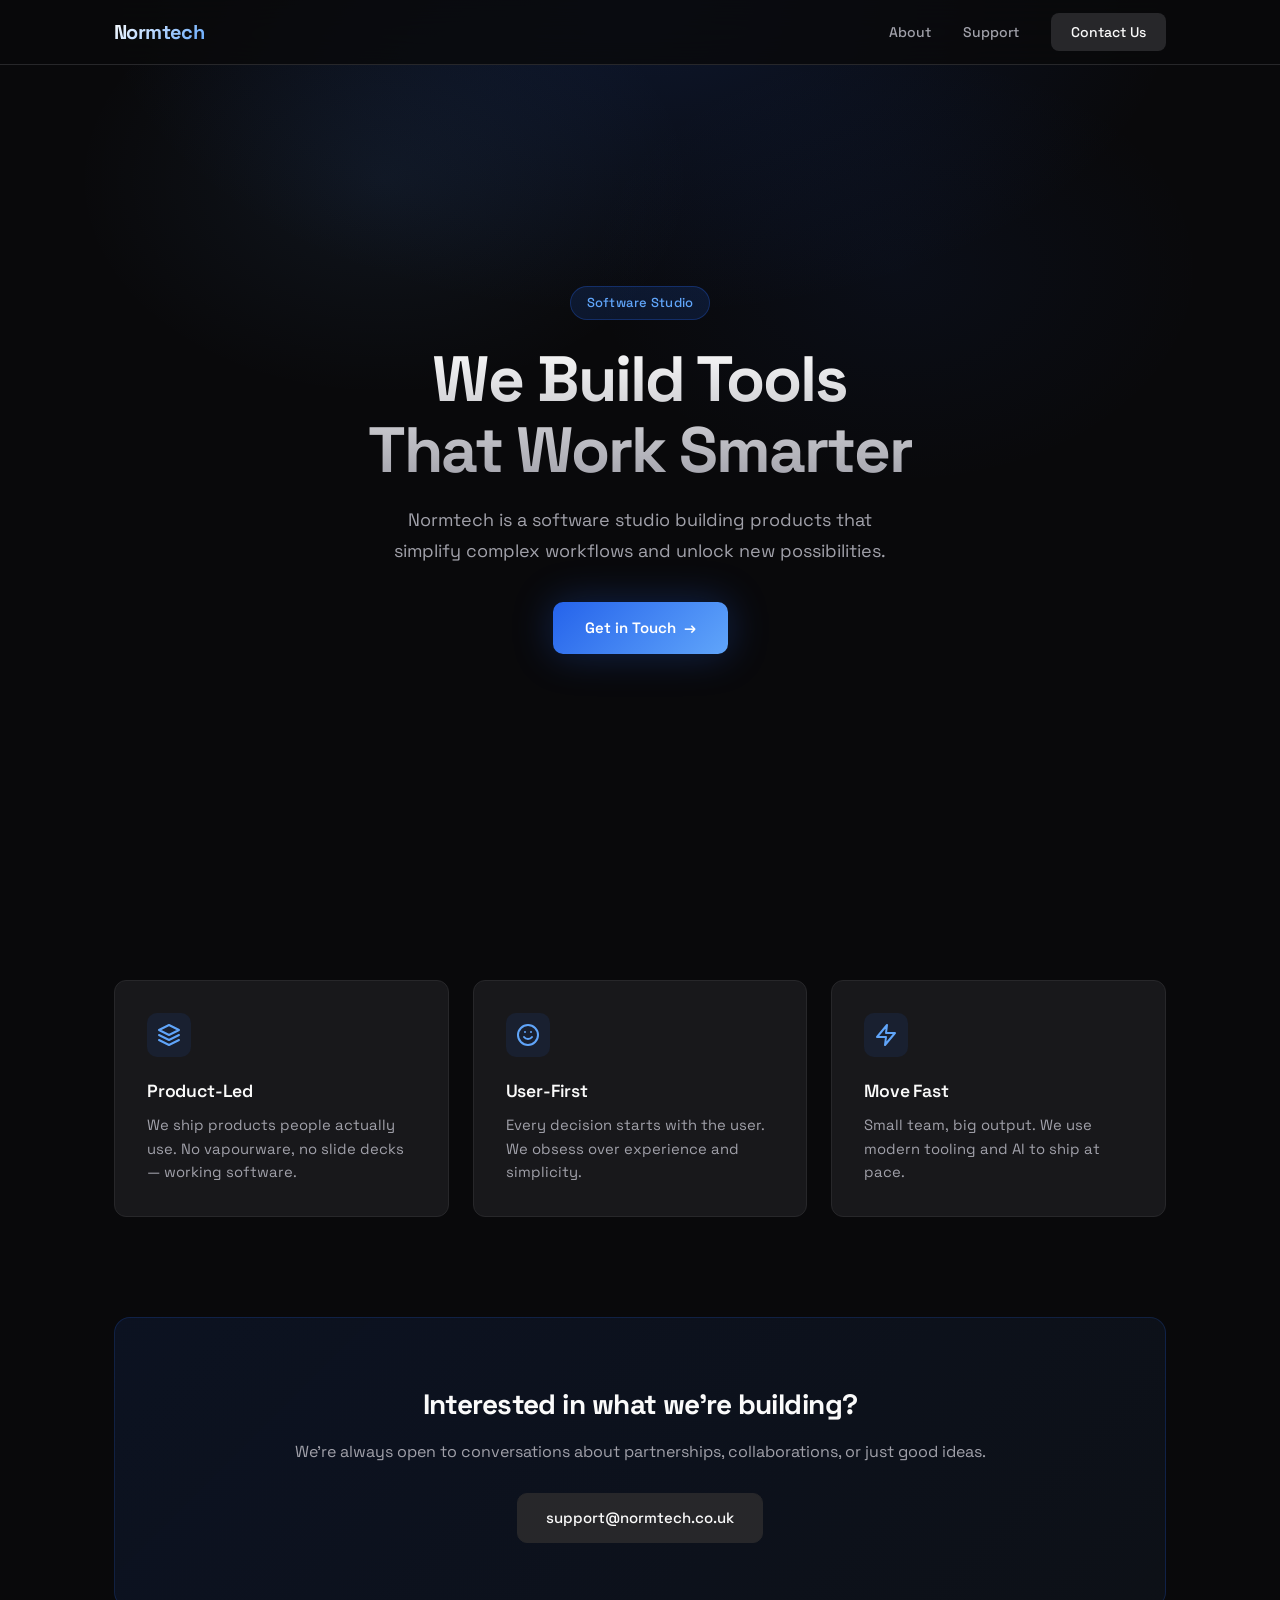
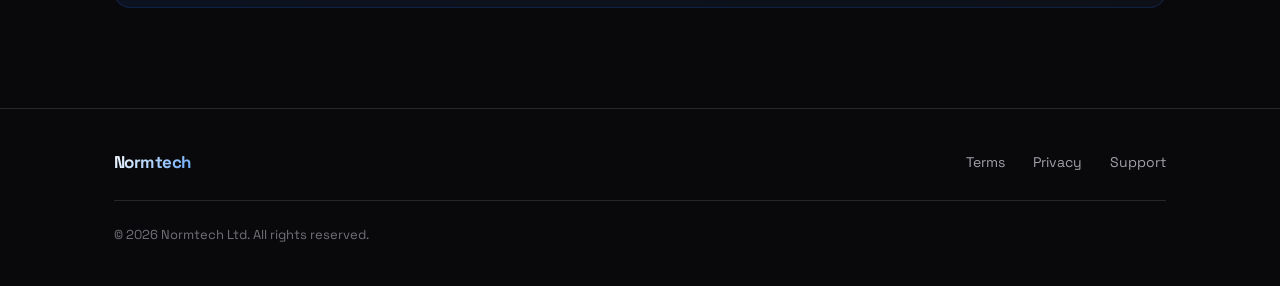
<file: index.html>
<!DOCTYPE html>
<html lang="en">
<head>
    <meta charset="UTF-8">
    <meta name="viewport" content="width=device-width, initial-scale=1.0">
    <title>Normtech</title>
    <link rel="preconnect" href="https://fonts.googleapis.com">
    <link rel="preconnect" href="https://fonts.gstatic.com" crossorigin>
    <link href="https://fonts.googleapis.com/css2?family=Space+Grotesk:wght@400;500;600;700&display=swap" rel="stylesheet">
    <link rel="stylesheet" href="style.css">
</head>
<body>
    <nav class="navbar">
        <div class="nav-container">
            <a href="index.html" class="nav-logo">
                
                <span class="logo-text">Normtech</span>
            </a>
            <div class="nav-links">
                <a href="#about" class="nav-link">About</a>
                <a href="support.html" class="nav-link">Support</a>
                <a href="mailto:support@normtech.co.uk" class="nav-btn">Contact Us</a>
            </div>
        </div>
    </nav>

    <section class="hero">
        <div class="hero-bg"></div>
        <div class="hero-content">
            <div class="hero-badge">Software Studio</div>
            <h1>We Build Tools<br>That Work Smarter</h1>
            <p class="hero-sub">Normtech is a software studio building products that simplify complex workflows and unlock new possibilities.</p>
            <a href="mailto:support@normtech.co.uk" class="hero-cta">Get in Touch <span>&rarr;</span></a>
        </div>
    </section>

    <section class="values" id="about">
        <div class="container">
            <div class="values-grid">
                <div class="value-card">
                    <div class="value-icon">
                        <svg width="24" height="24" viewBox="0 0 24 24" fill="none" stroke="currentColor" stroke-width="2" stroke-linecap="round" stroke-linejoin="round"><path d="M12 2L2 7l10 5 10-5-10-5z"/><path d="M2 17l10 5 10-5"/><path d="M2 12l10 5 10-5"/></svg>
                    </div>
                    <h3>Product-Led</h3>
                    <p>We ship products people actually use. No vapourware, no slide decks — working software.</p>
                </div>
                <div class="value-card">
                    <div class="value-icon">
                        <svg width="24" height="24" viewBox="0 0 24 24" fill="none" stroke="currentColor" stroke-width="2" stroke-linecap="round" stroke-linejoin="round"><circle cx="12" cy="12" r="10"/><path d="M8 14s1.5 2 4 2 4-2 4-2"/><line x1="9" y1="9" x2="9.01" y2="9"/><line x1="15" y1="9" x2="15.01" y2="9"/></svg>
                    </div>
                    <h3>User-First</h3>
                    <p>Every decision starts with the user. We obsess over experience and simplicity.</p>
                </div>
                <div class="value-card">
                    <div class="value-icon">
                        <svg width="24" height="24" viewBox="0 0 24 24" fill="none" stroke="currentColor" stroke-width="2" stroke-linecap="round" stroke-linejoin="round"><path d="M13 2L3 14h9l-1 8 10-12h-9l1-8z"/></svg>
                    </div>
                    <h3>Move Fast</h3>
                    <p>Small team, big output. We use modern tooling and AI to ship at pace.</p>
                </div>
            </div>
        </div>
    </section>

    <section class="cta-section">
        <div class="container">
            <div class="cta-card">
                <h2>Interested in what we're building?</h2>
                <p>We're always open to conversations about partnerships, collaborations, or just good ideas.</p>
                <a href="mailto:support@normtech.co.uk" class="cta-btn">support@normtech.co.uk</a>
            </div>
        </div>
    </section>

    <footer class="footer">
        <div class="container">
            <div class="footer-inner">
                <div class="footer-brand">
                    
                    <span class="logo-text">Normtech</span>
                </div>
                <div class="footer-links">
                    <a href="terms.html">Terms</a>
                    <a href="privacy.html">Privacy</a>
                    <a href="support.html">Support</a>
                </div>
            </div>
            <div class="footer-bottom">
                <p>&copy; 2026 Normtech Ltd. All rights reserved.</p>
            </div>
        </div>
    </footer>
</body>
</html>
</file>
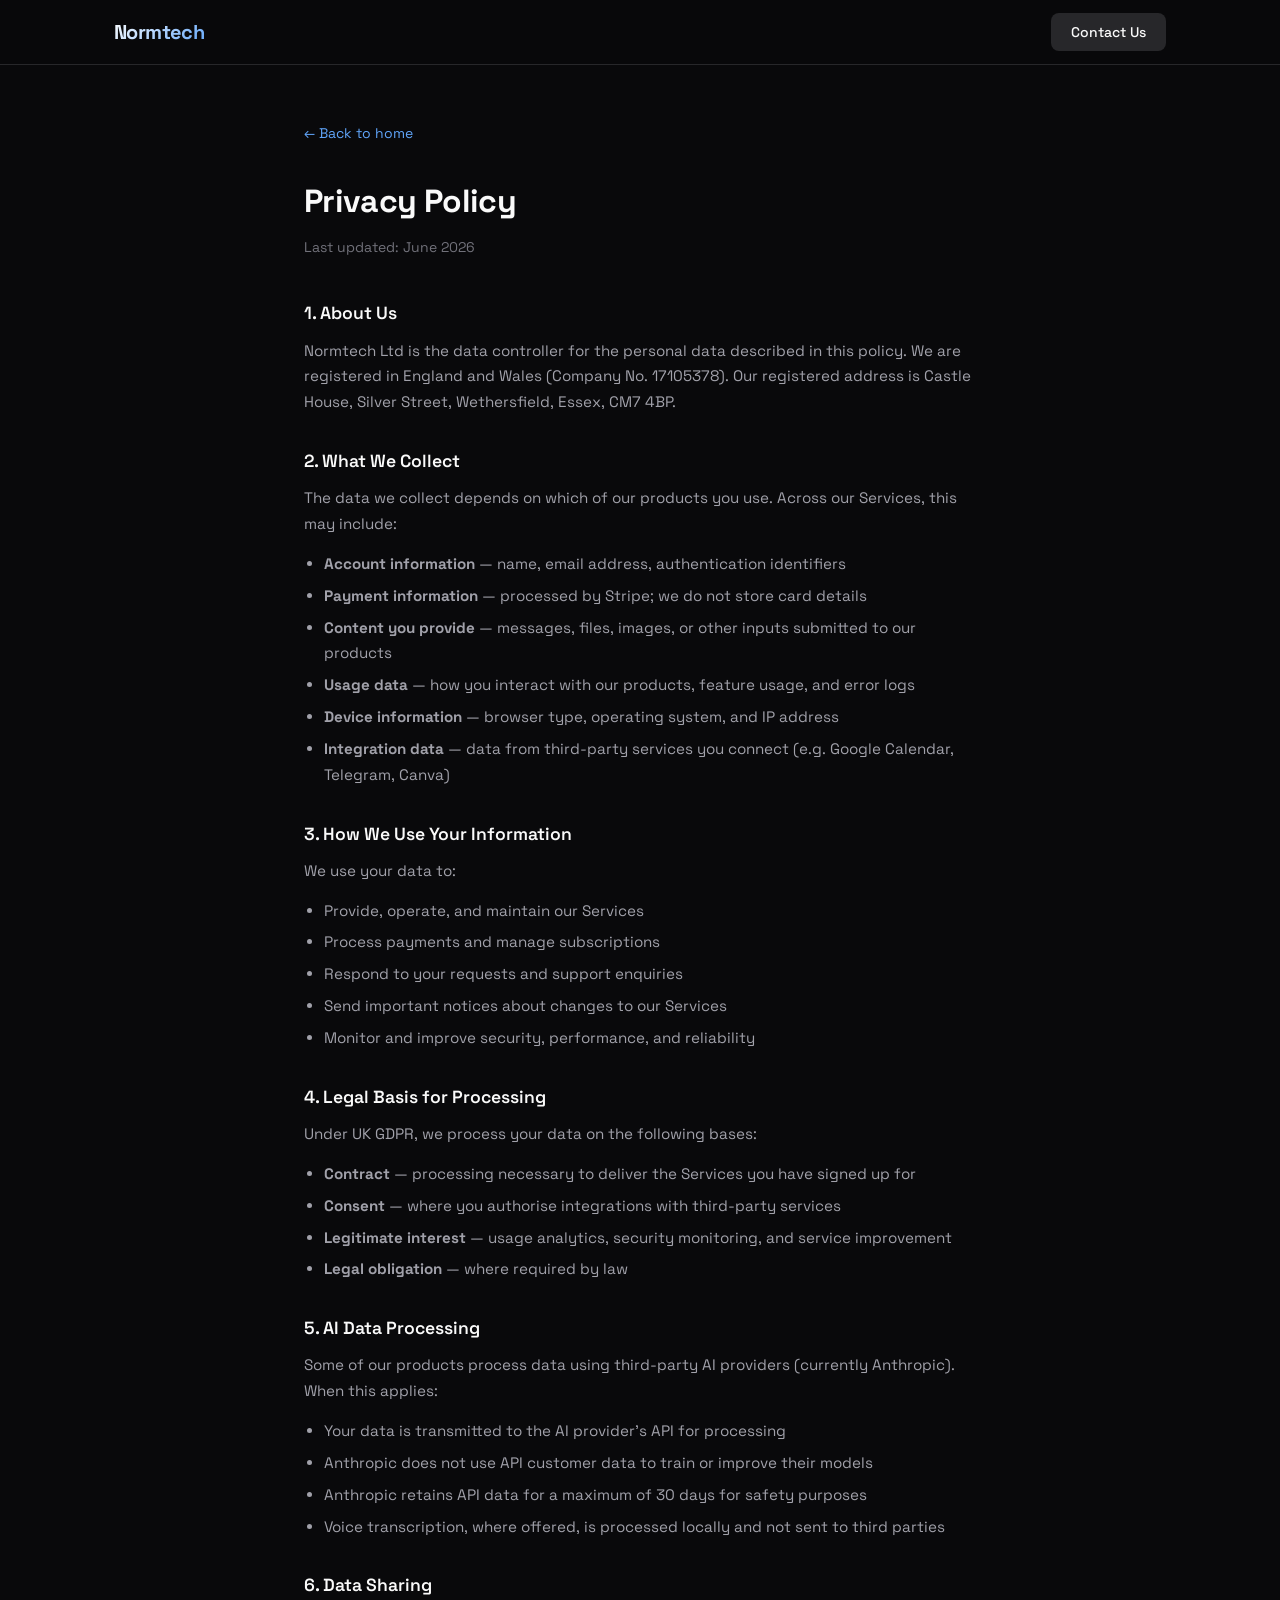
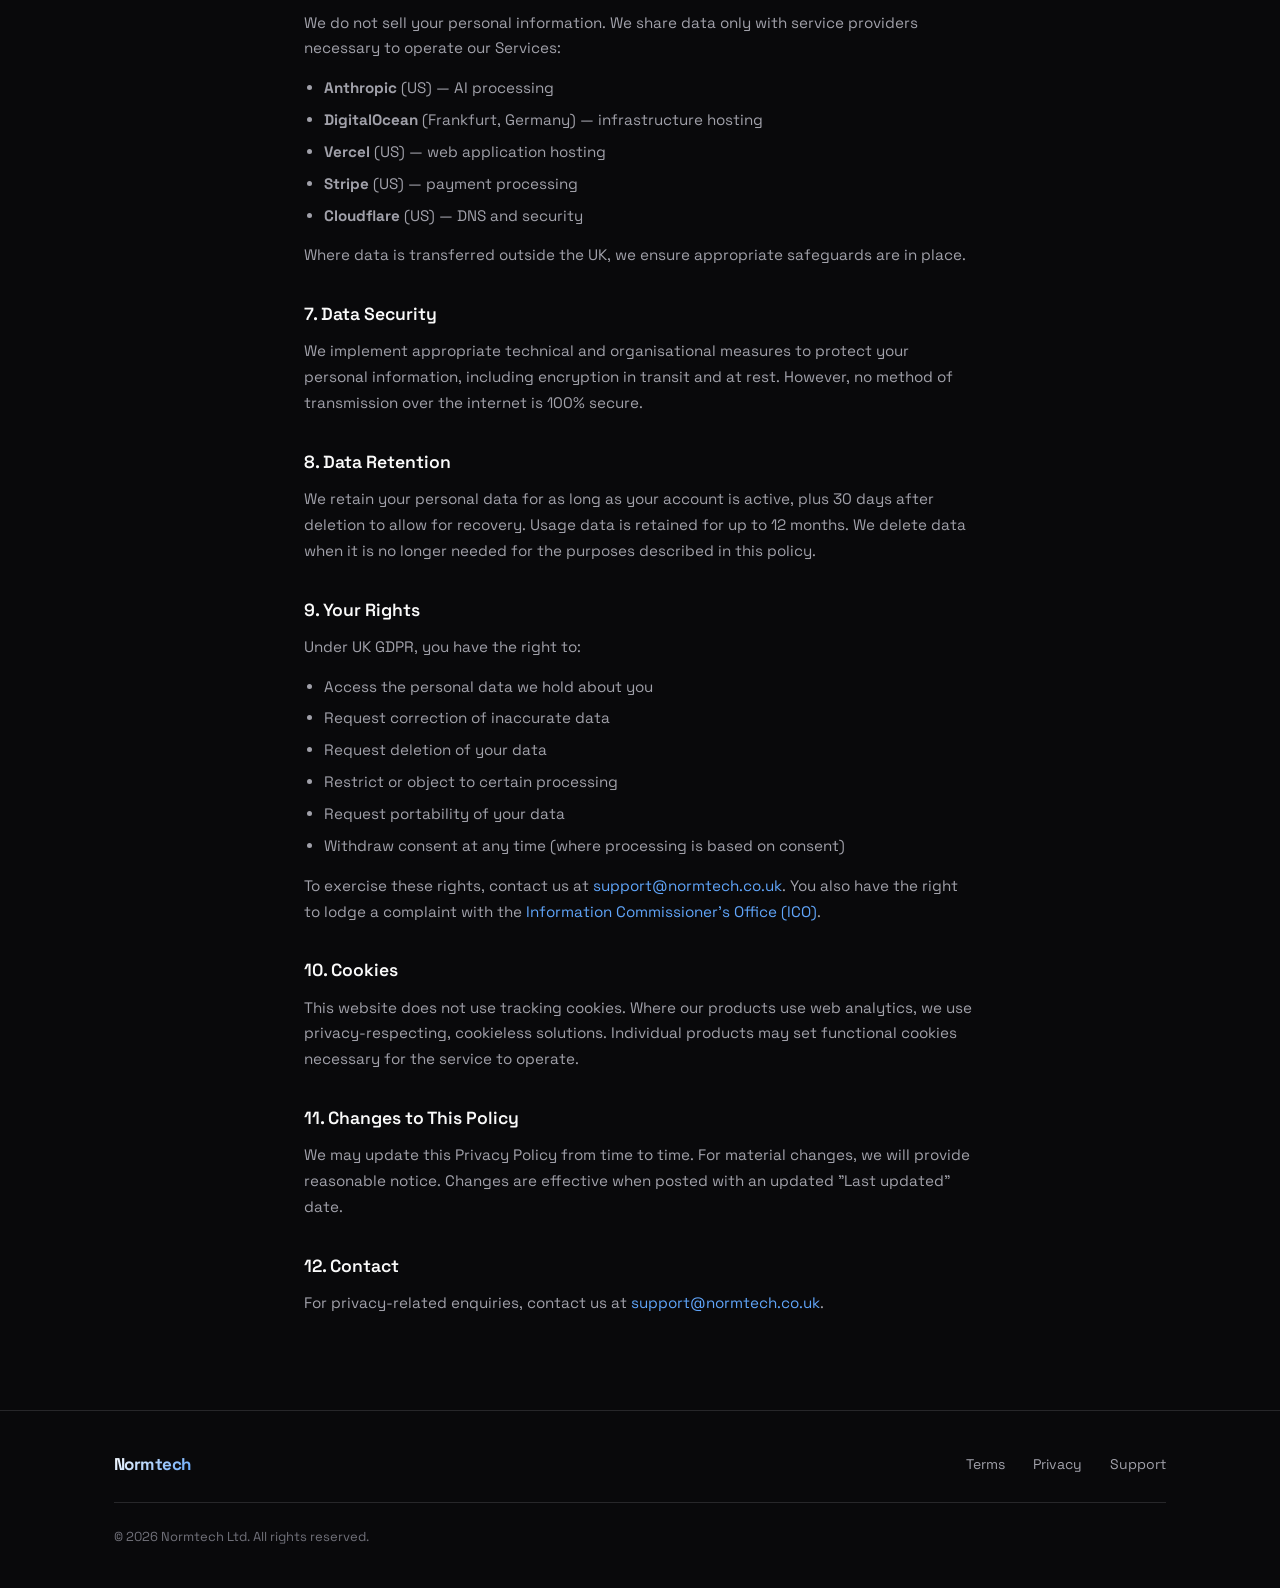
<file: privacy.html>
<!DOCTYPE html>
<html lang="en">
<head>
    <meta charset="UTF-8">
    <meta name="viewport" content="width=device-width, initial-scale=1.0">
    <title>Privacy Policy — Normtech</title>
    <link rel="preconnect" href="https://fonts.googleapis.com">
    <link rel="preconnect" href="https://fonts.gstatic.com" crossorigin>
    <link href="https://fonts.googleapis.com/css2?family=Space+Grotesk:wght@400;500;600;700&display=swap" rel="stylesheet">
    <link rel="stylesheet" href="style.css">
</head>
<body>
    <nav class="navbar">
        <div class="nav-container">
            <a href="index.html" class="nav-logo">
                
                <span class="logo-text">Normtech</span>
            </a>
            <div class="nav-links">
                <a href="mailto:support@normtech.co.uk" class="nav-btn">Contact Us</a>
            </div>
        </div>
    </nav>

    <main class="legal-page">
        <div class="container">
            <a href="index.html" class="back-link">&larr; Back to home</a>
            <h1>Privacy Policy</h1>
            <p class="last-updated">Last updated: June 2026</p>

            <h2>1. About Us</h2>
            <p>Normtech Ltd is the data controller for the personal data described in this policy. We are registered in England and Wales (Company No. 17105378). Our registered address is Castle House, Silver Street, Wethersfield, Essex, CM7 4BP.</p>

            <h2>2. What We Collect</h2>
            <p>The data we collect depends on which of our products you use. Across our Services, this may include:</p>
            <ul>
                <li><strong>Account information</strong> &mdash; name, email address, authentication identifiers</li>
                <li><strong>Payment information</strong> &mdash; processed by Stripe; we do not store card details</li>
                <li><strong>Content you provide</strong> &mdash; messages, files, images, or other inputs submitted to our products</li>
                <li><strong>Usage data</strong> &mdash; how you interact with our products, feature usage, and error logs</li>
                <li><strong>Device information</strong> &mdash; browser type, operating system, and IP address</li>
                <li><strong>Integration data</strong> &mdash; data from third-party services you connect (e.g. Google Calendar, Telegram, Canva)</li>
            </ul>

            <h2>3. How We Use Your Information</h2>
            <p>We use your data to:</p>
            <ul>
                <li>Provide, operate, and maintain our Services</li>
                <li>Process payments and manage subscriptions</li>
                <li>Respond to your requests and support enquiries</li>
                <li>Send important notices about changes to our Services</li>
                <li>Monitor and improve security, performance, and reliability</li>
            </ul>

            <h2>4. Legal Basis for Processing</h2>
            <p>Under UK GDPR, we process your data on the following bases:</p>
            <ul>
                <li><strong>Contract</strong> &mdash; processing necessary to deliver the Services you have signed up for</li>
                <li><strong>Consent</strong> &mdash; where you authorise integrations with third-party services</li>
                <li><strong>Legitimate interest</strong> &mdash; usage analytics, security monitoring, and service improvement</li>
                <li><strong>Legal obligation</strong> &mdash; where required by law</li>
            </ul>

            <h2>5. AI Data Processing</h2>
            <p>Some of our products process data using third-party AI providers (currently Anthropic). When this applies:</p>
            <ul>
                <li>Your data is transmitted to the AI provider's API for processing</li>
                <li>Anthropic does not use API customer data to train or improve their models</li>
                <li>Anthropic retains API data for a maximum of 30 days for safety purposes</li>
                <li>Voice transcription, where offered, is processed locally and not sent to third parties</li>
            </ul>

            <h2>6. Data Sharing</h2>
            <p>We do not sell your personal information. We share data only with service providers necessary to operate our Services:</p>
            <ul>
                <li><strong>Anthropic</strong> (US) &mdash; AI processing</li>
                <li><strong>DigitalOcean</strong> (Frankfurt, Germany) &mdash; infrastructure hosting</li>
                <li><strong>Vercel</strong> (US) &mdash; web application hosting</li>
                <li><strong>Stripe</strong> (US) &mdash; payment processing</li>
                <li><strong>Cloudflare</strong> (US) &mdash; DNS and security</li>
            </ul>
            <p>Where data is transferred outside the UK, we ensure appropriate safeguards are in place.</p>

            <h2>7. Data Security</h2>
            <p>We implement appropriate technical and organisational measures to protect your personal information, including encryption in transit and at rest. However, no method of transmission over the internet is 100% secure.</p>

            <h2>8. Data Retention</h2>
            <p>We retain your personal data for as long as your account is active, plus 30 days after deletion to allow for recovery. Usage data is retained for up to 12 months. We delete data when it is no longer needed for the purposes described in this policy.</p>

            <h2>9. Your Rights</h2>
            <p>Under UK GDPR, you have the right to:</p>
            <ul>
                <li>Access the personal data we hold about you</li>
                <li>Request correction of inaccurate data</li>
                <li>Request deletion of your data</li>
                <li>Restrict or object to certain processing</li>
                <li>Request portability of your data</li>
                <li>Withdraw consent at any time (where processing is based on consent)</li>
            </ul>
            <p>To exercise these rights, contact us at <a href="mailto:support@normtech.co.uk">support@normtech.co.uk</a>. You also have the right to lodge a complaint with the <a href="https://ico.org.uk">Information Commissioner's Office (ICO)</a>.</p>

            <h2>10. Cookies</h2>
            <p>This website does not use tracking cookies. Where our products use web analytics, we use privacy-respecting, cookieless solutions. Individual products may set functional cookies necessary for the service to operate.</p>

            <h2>11. Changes to This Policy</h2>
            <p>We may update this Privacy Policy from time to time. For material changes, we will provide reasonable notice. Changes are effective when posted with an updated "Last updated" date.</p>

            <h2>12. Contact</h2>
            <p>For privacy-related enquiries, contact us at <a href="mailto:support@normtech.co.uk">support@normtech.co.uk</a>.</p>
        </div>
    </main>

    <footer class="footer">
        <div class="container">
            <div class="footer-inner">
                <div class="footer-brand">
                    
                    <span class="logo-text">Normtech</span>
                </div>
                <div class="footer-links">
                    <a href="terms.html">Terms</a>
                    <a href="privacy.html">Privacy</a>
                    <a href="support.html">Support</a>
                </div>
            </div>
            <div class="footer-bottom">
                <p>&copy; 2026 Normtech Ltd. All rights reserved.</p>
            </div>
        </div>
    </footer>
</body>
</html>
</file>
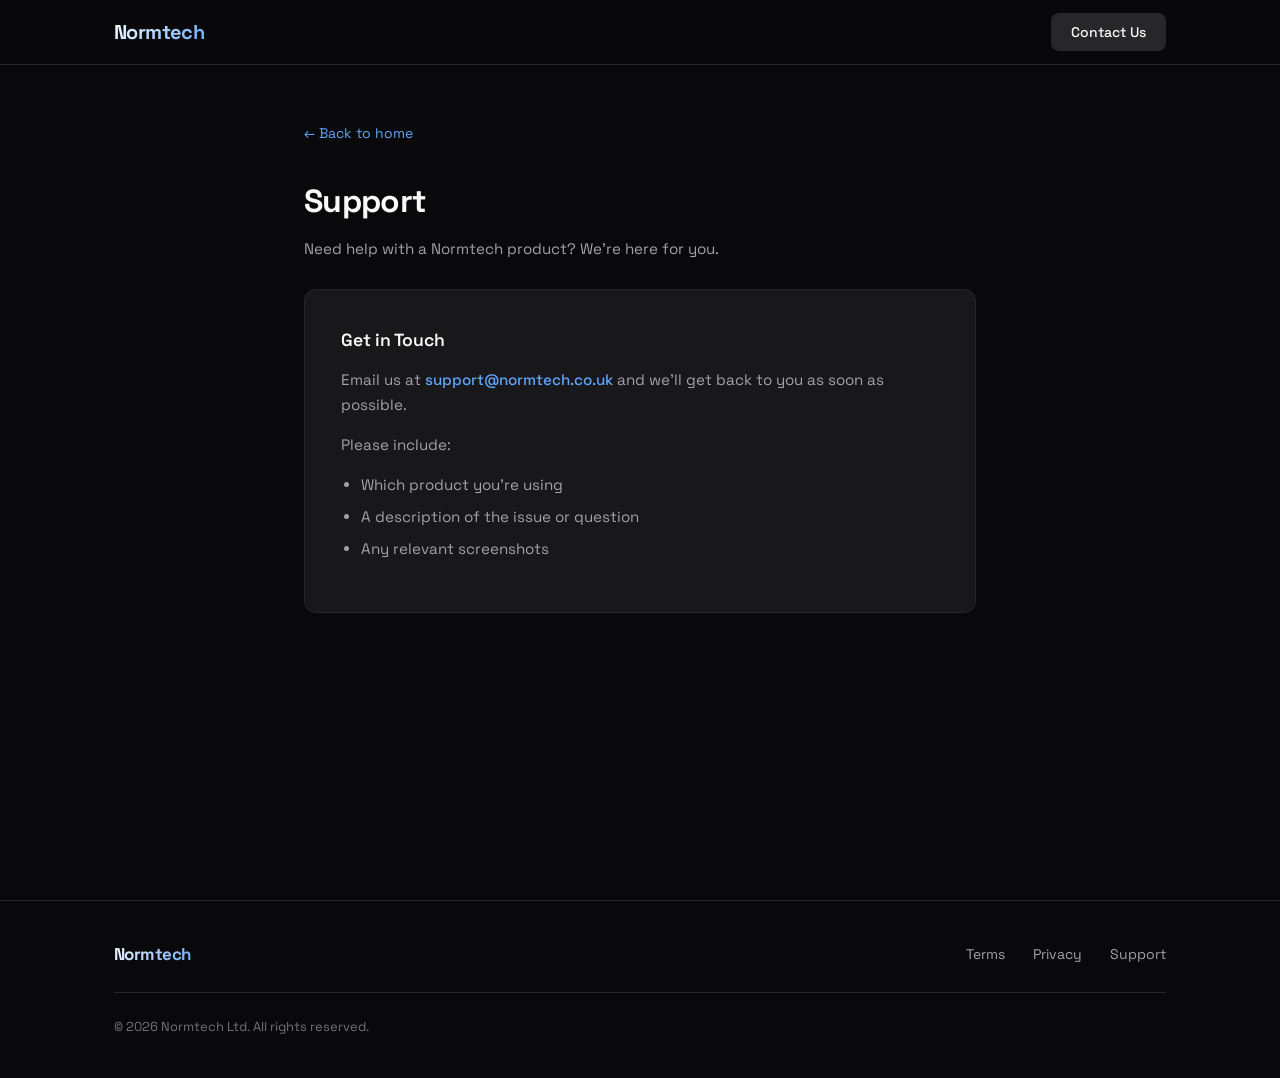
<file: support.html>
<!DOCTYPE html>
<html lang="en">
<head>
    <meta charset="UTF-8">
    <meta name="viewport" content="width=device-width, initial-scale=1.0">
    <title>Support — Normtech</title>
    <link rel="preconnect" href="https://fonts.googleapis.com">
    <link rel="preconnect" href="https://fonts.gstatic.com" crossorigin>
    <link href="https://fonts.googleapis.com/css2?family=Space+Grotesk:wght@400;500;600;700&display=swap" rel="stylesheet">
    <link rel="stylesheet" href="style.css">
</head>
<body>
    <nav class="navbar">
        <div class="nav-container">
            <a href="index.html" class="nav-logo">
                
                <span class="logo-text">Normtech</span>
            </a>
            <div class="nav-links">
                <a href="mailto:support@normtech.co.uk" class="nav-btn">Contact Us</a>
            </div>
        </div>
    </nav>

    <main class="legal-page">
        <div class="container">
            <a href="index.html" class="back-link">&larr; Back to home</a>
            <h1>Support</h1>

            <p>Need help with a Normtech product? We're here for you.</p>

            <div class="support-card">
                <h2>Get in Touch</h2>
                <p>Email us at <a href="mailto:support@normtech.co.uk">support@normtech.co.uk</a> and we'll get back to you as soon as possible.</p>
                <p>Please include:</p>
                <ul>
                    <li>Which product you're using</li>
                    <li>A description of the issue or question</li>
                    <li>Any relevant screenshots</li>
                </ul>
            </div>
        </div>
    </main>

    <footer class="footer">
        <div class="container">
            <div class="footer-inner">
                <div class="footer-brand">
                    
                    <span class="logo-text">Normtech</span>
                </div>
                <div class="footer-links">
                    <a href="terms.html">Terms</a>
                    <a href="privacy.html">Privacy</a>
                    <a href="support.html">Support</a>
                </div>
            </div>
            <div class="footer-bottom">
                <p>&copy; 2026 Normtech Ltd. All rights reserved.</p>
            </div>
        </div>
    </footer>
</body>
</html>
</file>
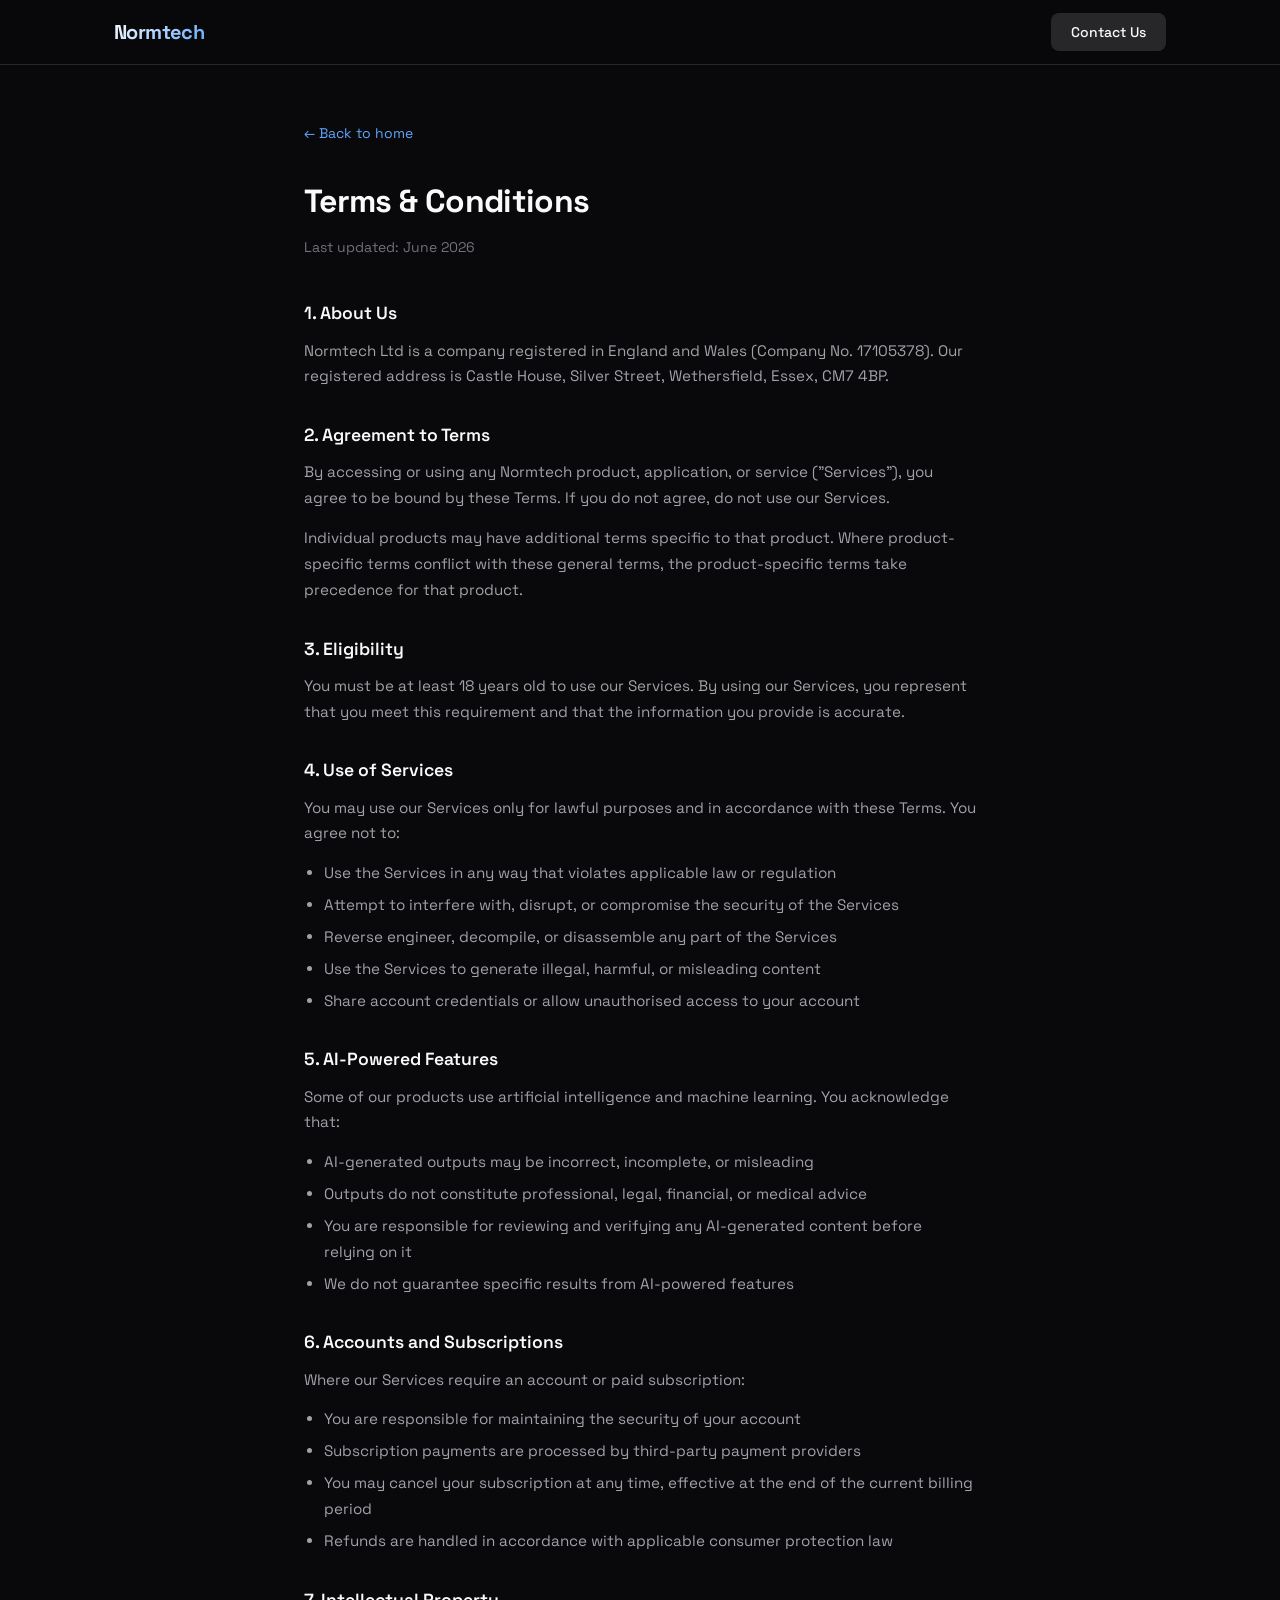
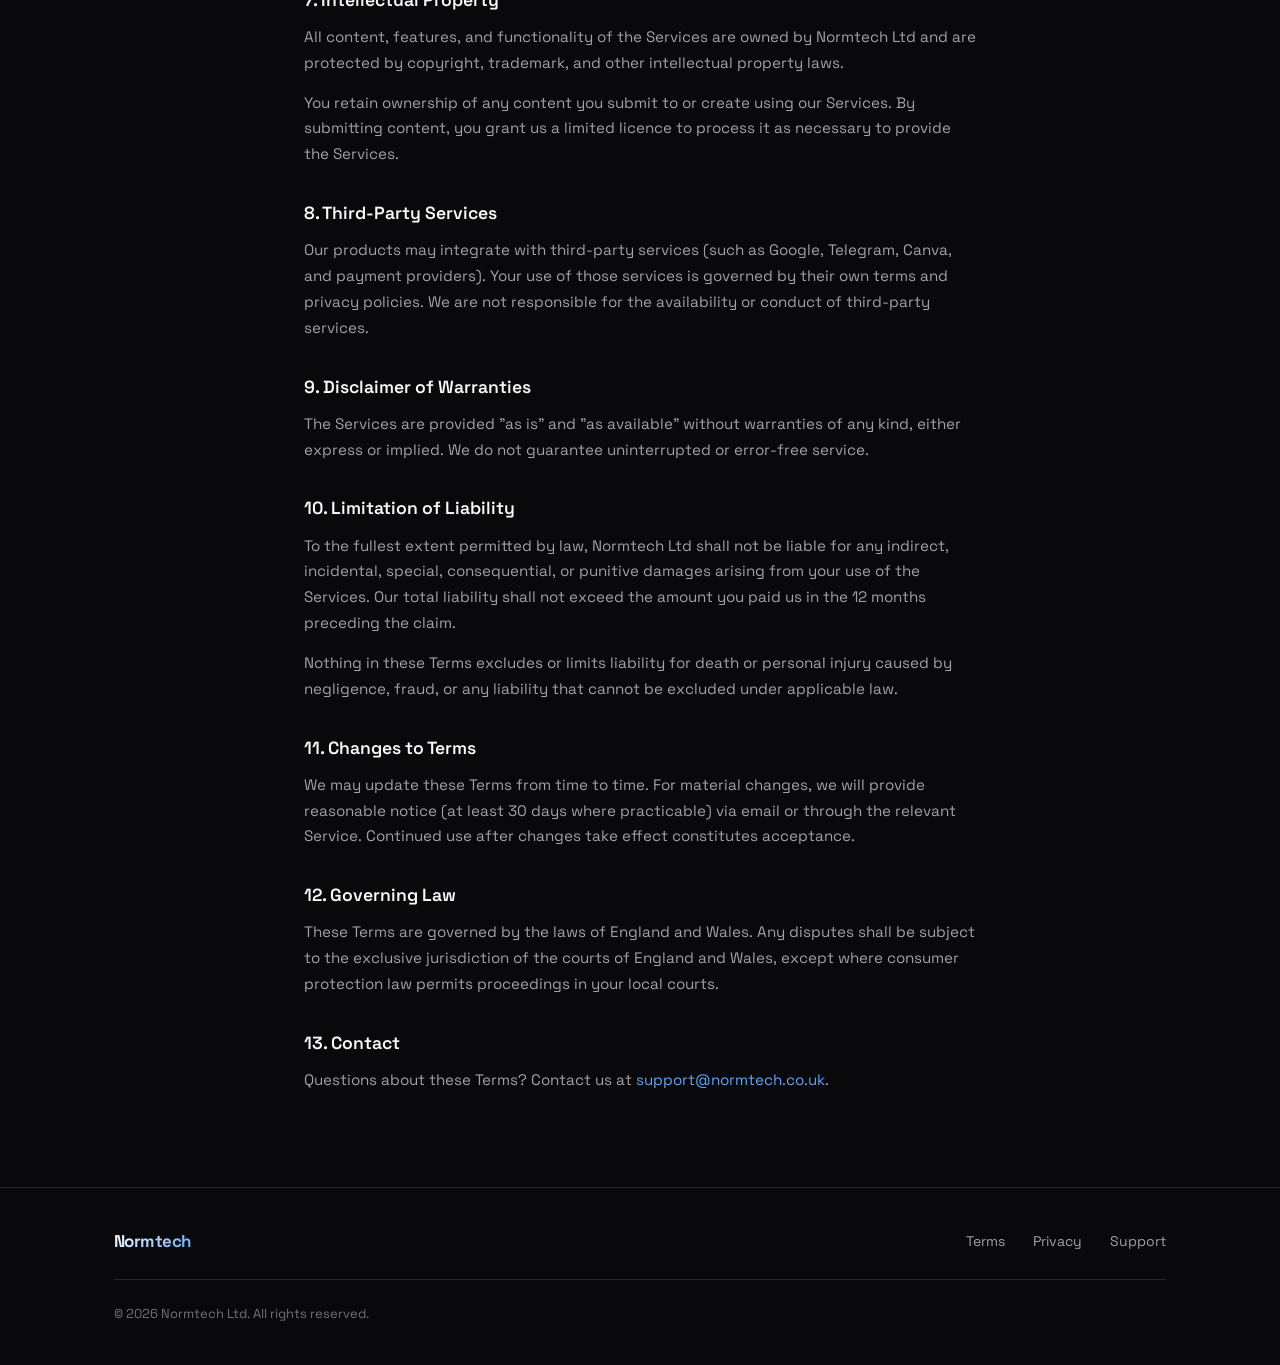
<file: terms.html>
<!DOCTYPE html>
<html lang="en">
<head>
    <meta charset="UTF-8">
    <meta name="viewport" content="width=device-width, initial-scale=1.0">
    <title>Terms &amp; Conditions — Normtech</title>
    <link rel="preconnect" href="https://fonts.googleapis.com">
    <link rel="preconnect" href="https://fonts.gstatic.com" crossorigin>
    <link href="https://fonts.googleapis.com/css2?family=Space+Grotesk:wght@400;500;600;700&display=swap" rel="stylesheet">
    <link rel="stylesheet" href="style.css">
</head>
<body>
    <nav class="navbar">
        <div class="nav-container">
            <a href="index.html" class="nav-logo">
                
                <span class="logo-text">Normtech</span>
            </a>
            <div class="nav-links">
                <a href="mailto:support@normtech.co.uk" class="nav-btn">Contact Us</a>
            </div>
        </div>
    </nav>

    <main class="legal-page">
        <div class="container">
            <a href="index.html" class="back-link">&larr; Back to home</a>
            <h1>Terms &amp; Conditions</h1>
            <p class="last-updated">Last updated: June 2026</p>

            <h2>1. About Us</h2>
            <p>Normtech Ltd is a company registered in England and Wales (Company No. 17105378). Our registered address is Castle House, Silver Street, Wethersfield, Essex, CM7 4BP.</p>

            <h2>2. Agreement to Terms</h2>
            <p>By accessing or using any Normtech product, application, or service ("Services"), you agree to be bound by these Terms. If you do not agree, do not use our Services.</p>
            <p>Individual products may have additional terms specific to that product. Where product-specific terms conflict with these general terms, the product-specific terms take precedence for that product.</p>

            <h2>3. Eligibility</h2>
            <p>You must be at least 18 years old to use our Services. By using our Services, you represent that you meet this requirement and that the information you provide is accurate.</p>

            <h2>4. Use of Services</h2>
            <p>You may use our Services only for lawful purposes and in accordance with these Terms. You agree not to:</p>
            <ul>
                <li>Use the Services in any way that violates applicable law or regulation</li>
                <li>Attempt to interfere with, disrupt, or compromise the security of the Services</li>
                <li>Reverse engineer, decompile, or disassemble any part of the Services</li>
                <li>Use the Services to generate illegal, harmful, or misleading content</li>
                <li>Share account credentials or allow unauthorised access to your account</li>
            </ul>

            <h2>5. AI-Powered Features</h2>
            <p>Some of our products use artificial intelligence and machine learning. You acknowledge that:</p>
            <ul>
                <li>AI-generated outputs may be incorrect, incomplete, or misleading</li>
                <li>Outputs do not constitute professional, legal, financial, or medical advice</li>
                <li>You are responsible for reviewing and verifying any AI-generated content before relying on it</li>
                <li>We do not guarantee specific results from AI-powered features</li>
            </ul>

            <h2>6. Accounts and Subscriptions</h2>
            <p>Where our Services require an account or paid subscription:</p>
            <ul>
                <li>You are responsible for maintaining the security of your account</li>
                <li>Subscription payments are processed by third-party payment providers</li>
                <li>You may cancel your subscription at any time, effective at the end of the current billing period</li>
                <li>Refunds are handled in accordance with applicable consumer protection law</li>
            </ul>

            <h2>7. Intellectual Property</h2>
            <p>All content, features, and functionality of the Services are owned by Normtech Ltd and are protected by copyright, trademark, and other intellectual property laws.</p>
            <p>You retain ownership of any content you submit to or create using our Services. By submitting content, you grant us a limited licence to process it as necessary to provide the Services.</p>

            <h2>8. Third-Party Services</h2>
            <p>Our products may integrate with third-party services (such as Google, Telegram, Canva, and payment providers). Your use of those services is governed by their own terms and privacy policies. We are not responsible for the availability or conduct of third-party services.</p>

            <h2>9. Disclaimer of Warranties</h2>
            <p>The Services are provided "as is" and "as available" without warranties of any kind, either express or implied. We do not guarantee uninterrupted or error-free service.</p>

            <h2>10. Limitation of Liability</h2>
            <p>To the fullest extent permitted by law, Normtech Ltd shall not be liable for any indirect, incidental, special, consequential, or punitive damages arising from your use of the Services. Our total liability shall not exceed the amount you paid us in the 12 months preceding the claim.</p>
            <p>Nothing in these Terms excludes or limits liability for death or personal injury caused by negligence, fraud, or any liability that cannot be excluded under applicable law.</p>

            <h2>11. Changes to Terms</h2>
            <p>We may update these Terms from time to time. For material changes, we will provide reasonable notice (at least 30 days where practicable) via email or through the relevant Service. Continued use after changes take effect constitutes acceptance.</p>

            <h2>12. Governing Law</h2>
            <p>These Terms are governed by the laws of England and Wales. Any disputes shall be subject to the exclusive jurisdiction of the courts of England and Wales, except where consumer protection law permits proceedings in your local courts.</p>

            <h2>13. Contact</h2>
            <p>Questions about these Terms? Contact us at <a href="mailto:support@normtech.co.uk">support@normtech.co.uk</a>.</p>
        </div>
    </main>

    <footer class="footer">
        <div class="container">
            <div class="footer-inner">
                <div class="footer-brand">
                    
                    <span class="logo-text">Normtech</span>
                </div>
                <div class="footer-links">
                    <a href="terms.html">Terms</a>
                    <a href="privacy.html">Privacy</a>
                    <a href="support.html">Support</a>
                </div>
            </div>
            <div class="footer-bottom">
                <p>&copy; 2026 Normtech Ltd. All rights reserved.</p>
            </div>
        </div>
    </footer>
</body>
</html>
</file>
<file: style.css>
:root {
    --primary: #2563EB;
    --primary-light: #60A5FA;
    --primary-dark: #1D4ED8;
    --bg: #09090B;
    --bg-card: #18181B;
    --bg-elevated: #27272A;
    --text: #FAFAFA;
    --text-muted: #A1A1AA;
    --text-dim: #71717A;
    --border: #27272A;
    --radius: 12px;
}

* {
    margin: 0;
    padding: 0;
    box-sizing: border-box;
}

html {
    scroll-behavior: smooth;
}

body {
    font-family: 'Space Grotesk', -apple-system, BlinkMacSystemFont, 'Segoe UI', sans-serif;
    background: var(--bg);
    color: var(--text);
    line-height: 1.6;
    -webkit-font-smoothing: antialiased;
}

.container {
    max-width: 1100px;
    margin: 0 auto;
    padding: 0 24px;
}

/* Navbar */
.navbar {
    position: fixed;
    top: 0;
    left: 0;
    right: 0;
    z-index: 100;
    background: rgba(9, 9, 11, 0.8);
    backdrop-filter: blur(20px);
    border-bottom: 1px solid var(--border);
}

.nav-container {
    max-width: 1100px;
    margin: 0 auto;
    padding: 0 24px;
    display: flex;
    align-items: center;
    justify-content: space-between;
    height: 64px;
}

.nav-logo {
    display: flex;
    align-items: center;
    gap: 10px;
    text-decoration: none;
    color: var(--text);
}

.logo-text {
    font-weight: 700;
    font-size: 20px;
    letter-spacing: -0.03em;
    background: linear-gradient(135deg, #fff 0%, var(--primary-light) 100%);
    -webkit-background-clip: text;
    -webkit-text-fill-color: transparent;
    background-clip: text;
}

.nav-link {
    color: var(--text-muted);
    text-decoration: none;
    font-size: 14px;
    font-weight: 500;
    transition: color 0.2s;
}

.nav-link:hover {
    color: var(--text);
}

.nav-links {
    display: flex;
    align-items: center;
    gap: 32px;
}

.nav-btn {
    display: inline-flex;
    align-items: center;
    padding: 8px 20px;
    background: var(--bg-elevated);
    color: var(--text);
    text-decoration: none;
    border-radius: 8px;
    font-size: 14px;
    font-weight: 500;
    transition: background 0.2s;
}

.nav-btn:hover {
    background: var(--border);
}

/* Hero */
.hero {
    position: relative;
    min-height: 100vh;
    display: flex;
    align-items: center;
    justify-content: center;
    text-align: center;
    overflow: hidden;
    padding: 120px 24px 80px;
}

.hero-bg {
    position: absolute;
    inset: 0;
    background:
        radial-gradient(ellipse 60% 50% at 50% 0%, rgba(37, 99, 235, 0.15) 0%, transparent 70%),
        radial-gradient(ellipse 40% 40% at 30% 20%, rgba(96, 165, 250, 0.08) 0%, transparent 60%),
        radial-gradient(ellipse 40% 40% at 70% 30%, rgba(37, 99, 235, 0.06) 0%, transparent 60%);
    pointer-events: none;
}

.hero-content {
    position: relative;
    max-width: 680px;
}

.hero-badge {
    display: inline-block;
    padding: 6px 16px;
    background: rgba(37, 99, 235, 0.15);
    border: 1px solid rgba(37, 99, 235, 0.3);
    border-radius: 100px;
    font-size: 13px;
    font-weight: 500;
    color: var(--primary-light);
    letter-spacing: 0.02em;
    margin-bottom: 24px;
}

.hero h1 {
    font-size: clamp(2.5rem, 6vw, 4rem);
    font-weight: 800;
    letter-spacing: -0.03em;
    line-height: 1.1;
    margin-bottom: 20px;
    background: linear-gradient(180deg, #FAFAFA 0%, #A1A1AA 100%);
    -webkit-background-clip: text;
    -webkit-text-fill-color: transparent;
    background-clip: text;
}

.hero-sub {
    font-size: 1.125rem;
    color: var(--text-muted);
    max-width: 520px;
    margin: 0 auto 36px;
    line-height: 1.7;
}

.hero-cta {
    display: inline-flex;
    align-items: center;
    gap: 8px;
    padding: 14px 32px;
    background: linear-gradient(135deg, var(--primary), var(--primary-light));
    color: white;
    text-decoration: none;
    border-radius: 10px;
    font-size: 15px;
    font-weight: 600;
    transition: opacity 0.2s, transform 0.2s;
    box-shadow: 0 0 40px rgba(37, 99, 235, 0.3);
}

.hero-cta:hover {
    opacity: 0.9;
    transform: translateY(-1px);
}

.hero-cta span {
    transition: transform 0.2s;
}

.hero-cta:hover span {
    transform: translateX(3px);
}

/* Values */
.values {
    padding: 80px 0 100px;
}

.values-grid {
    display: grid;
    grid-template-columns: repeat(3, 1fr);
    gap: 24px;
}

.value-card {
    padding: 32px;
    background: var(--bg-card);
    border: 1px solid var(--border);
    border-radius: var(--radius);
    transition: border-color 0.2s;
}

.value-card:hover {
    border-color: rgba(37, 99, 235, 0.4);
}

.value-icon {
    display: inline-flex;
    align-items: center;
    justify-content: center;
    width: 44px;
    height: 44px;
    background: rgba(37, 99, 235, 0.1);
    border-radius: 10px;
    color: var(--primary-light);
    margin-bottom: 20px;
}

.value-card h3 {
    font-size: 1.1rem;
    font-weight: 600;
    margin-bottom: 8px;
    letter-spacing: -0.01em;
}

.value-card p {
    font-size: 0.925rem;
    color: var(--text-muted);
    line-height: 1.6;
}

/* CTA Section */
.cta-section {
    padding: 0 0 100px;
}

.cta-card {
    text-align: center;
    padding: 64px 40px;
    background: linear-gradient(135deg, rgba(37, 99, 235, 0.1), rgba(96, 165, 250, 0.05));
    border: 1px solid rgba(37, 99, 235, 0.2);
    border-radius: 16px;
}

.cta-card h2 {
    font-size: 1.75rem;
    font-weight: 700;
    letter-spacing: -0.02em;
    margin-bottom: 12px;
}

.cta-card p {
    color: var(--text-muted);
    margin-bottom: 28px;
    font-size: 1rem;
}

.cta-btn {
    display: inline-flex;
    align-items: center;
    padding: 12px 28px;
    background: var(--bg-elevated);
    border: 1px solid var(--border);
    color: var(--text);
    text-decoration: none;
    border-radius: 10px;
    font-size: 15px;
    font-weight: 500;
    transition: background 0.2s, border-color 0.2s;
}

.cta-btn:hover {
    background: var(--border);
    border-color: var(--text-dim);
}

/* Footer */
.footer {
    border-top: 1px solid var(--border);
    padding: 40px 0;
}

.footer-inner {
    display: flex;
    align-items: center;
    justify-content: space-between;
    margin-bottom: 24px;
}

.footer-brand {
    display: flex;
    align-items: center;
    gap: 10px;
}

.footer-brand .logo-text {
    font-size: 17px;
}

.footer-links {
    display: flex;
    gap: 28px;
}

.footer-links a {
    color: var(--text-muted);
    text-decoration: none;
    font-size: 14px;
    transition: color 0.2s;
}

.footer-links a:hover {
    color: var(--text);
}

.footer-bottom {
    padding-top: 24px;
    border-top: 1px solid var(--border);
}

.footer-bottom p {
    color: var(--text-dim);
    font-size: 13px;
}

/* Legal pages */
.legal-page {
    padding: 120px 24px 80px;
    min-height: 100vh;
}

.legal-page .container {
    max-width: 720px;
}

.back-link {
    display: inline-flex;
    align-items: center;
    gap: 6px;
    color: var(--text-muted);
    text-decoration: none;
    font-size: 14px;
    margin-bottom: 32px;
    transition: color 0.2s;
}

.back-link:hover {
    color: var(--text);
}

.legal-page h1 {
    font-size: 2rem;
    font-weight: 700;
    letter-spacing: -0.02em;
    margin-bottom: 8px;
}

.legal-page .last-updated {
    color: var(--text-dim);
    font-size: 14px;
    margin-bottom: 40px;
}

.legal-page h2 {
    font-size: 1.1rem;
    font-weight: 600;
    margin-top: 32px;
    margin-bottom: 10px;
}

.legal-page p,
.legal-page ul {
    color: var(--text-muted);
    font-size: 0.95rem;
    margin-bottom: 14px;
    line-height: 1.7;
}

.legal-page ul {
    padding-left: 20px;
}

.legal-page li {
    margin-bottom: 6px;
}

.legal-page a {
    color: var(--primary-light);
    text-decoration: none;
}

.legal-page a:hover {
    text-decoration: underline;
}

/* Support page */
.support-card {
    background: var(--bg-card);
    border: 1px solid var(--border);
    border-radius: var(--radius);
    padding: 36px;
    margin-top: 28px;
}

.support-card h2 {
    margin-top: 0;
    margin-bottom: 12px;
}

.support-card a {
    color: var(--primary-light);
    text-decoration: none;
    font-weight: 500;
}

.support-card a:hover {
    text-decoration: underline;
}

/* Responsive */
@media (max-width: 768px) {
    .nav-container {
        padding: 0 16px;
    }

    .nav-links {
        gap: 16px;
    }

    .nav-link {
        font-size: 13px;
    }

    .nav-btn {
        padding: 6px 14px;
        font-size: 13px;
        white-space: nowrap;
    }

    .values-grid {
        grid-template-columns: 1fr;
        gap: 16px;
    }

    .cta-card {
        padding: 48px 24px;
    }

    .footer-inner {
        flex-direction: column;
        gap: 20px;
        align-items: flex-start;
    }
}
</file>
